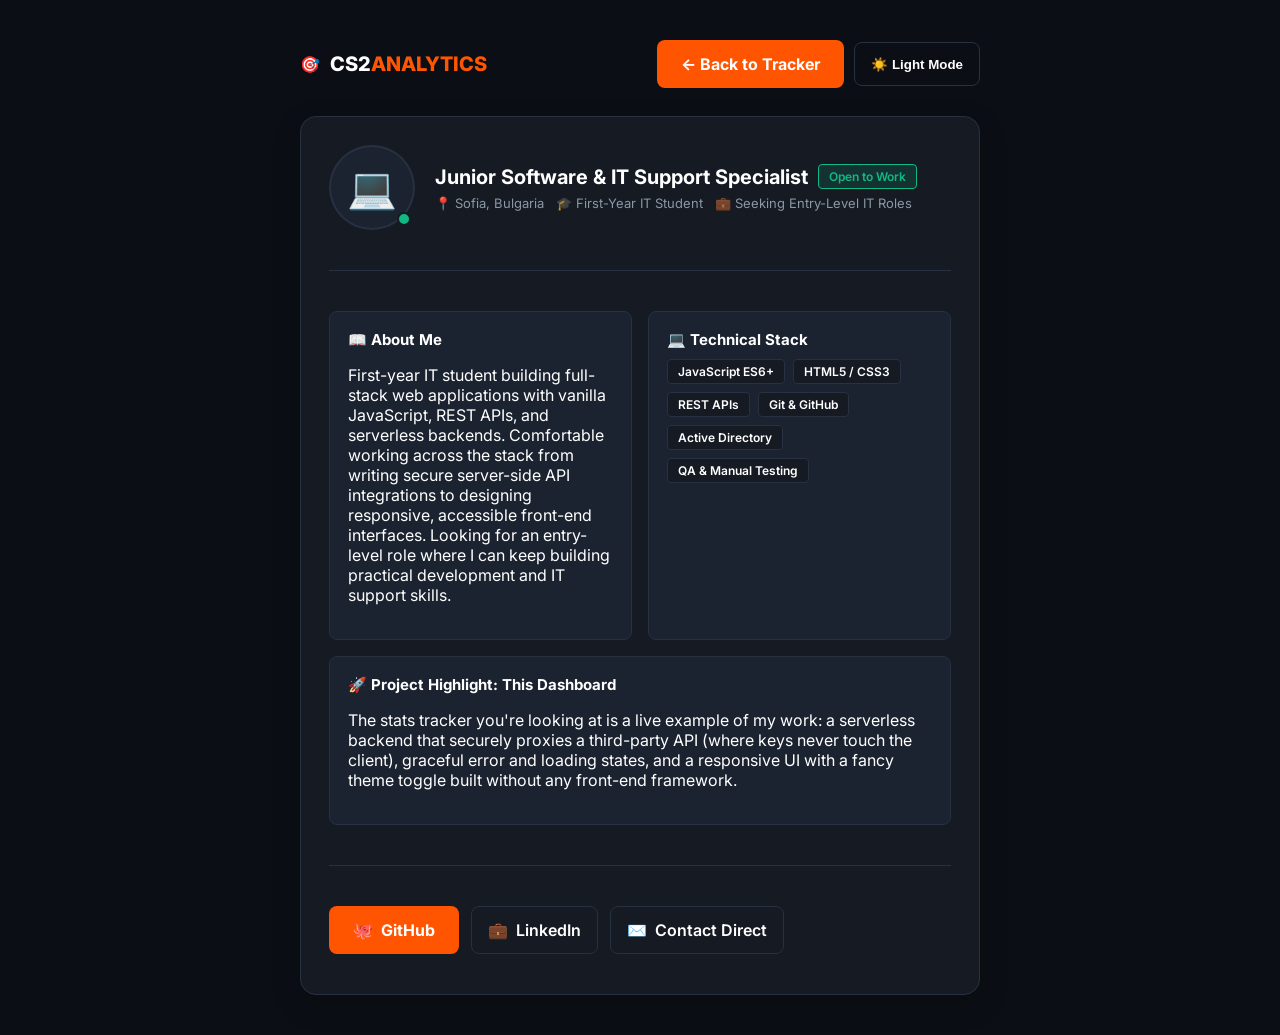
<file: cs2-app-stats/index2.html>
<!DOCTYPE html>
<html lang="en" data-theme="dark">
<head>
  <meta charset="UTF-8">
  <meta name="viewport" content="width=device-width, initial-scale=1.0">
  <title>Developer Portfolio | CS2 Analytics</title>
  <link rel="stylesheet" href="style.css">
  <link href="https://fonts.googleapis.com/css2?family=Inter:wght@400;600;700;800&display=swap" rel="stylesheet">
  <script src="app.js" defer></script>
</head>
<body>

  <div class="app-container">
    
    <!-- Navbar -->
    <header class="navbar">
      <div class="logo">
        <span class="logo-icon">🎯</span>
        <h1>CS2<span>ANALYTICS</span></h1>
      </div>
      <div class="nav-actions">
        <a href="index.html" class="btn-primary nav-link">← Back to Tracker</a>
        <button id="theme-toggle" class="btn-secondary">☀️ Light Mode</button>
      </div>
    </header>

    <!-- Main Profile Card -->
    <main class="card dev-card">
      
      <!-- Hero Banner -->
      <div class="dev-header">
        <div class="dev-avatar-container">
          <div class="dev-avatar">💻</div>
          <span class="status-indicator" title="Available for hire"></span>
        </div>
        <div class="dev-intro">
          <div class="dev-title-row">
            <h2>Junior Software & IT Support Specialist</h2>
            <span class="badge badge-recruiter">Open to Work</span>
          </div>
          <div class="dev-meta">
            <span>📍 Sofia, Bulgaria</span>
            <span>🎓 First-Year IT Student</span>
            <span>💼 Seeking Entry-Level IT Roles</span>
          </div>
        </div>
      </div>

      <hr class="divider">

      <!-- Highlights Grid -->
      <div class="dev-grid">
        
        <!-- About Section -->
        <div class="dev-box">
          <h3>📖 About Me</h3>
          <p class="bio-text">
            First-year IT student building full-stack web applications with vanilla JavaScript, REST APIs, and serverless backends. Comfortable working across the stack from writing secure server-side API integrations to designing responsive, accessible front-end interfaces. Looking for an entry-level role where I can keep building practical development and IT support skills.
          </p>
        </div>

        <!-- Technical Skills -->
        <div class="dev-box">
          <h3>💻 Technical Stack</h3>
          <div class="tech-tags">
            <span class="tech-tag">JavaScript ES6+</span>
            <span class="tech-tag">HTML5 / CSS3</span>
            <span class="tech-tag">REST APIs</span>
            <span class="tech-tag">Git & GitHub</span>
            <span class="tech-tag">Active Directory</span>
            <span class="tech-tag">QA & Manual Testing</span>
          </div>
        </div>

      </div>

      <!-- Project Highlight -->
      <div class="dev-box highlight-box">
        <h3>🚀 Project Highlight: This Dashboard</h3>
        <p class="bio-text">
          The stats tracker you're looking at is a live example of my work: a serverless backend that securely proxies a third-party API (where keys never touch the client), graceful error and loading states, and a responsive UI with a fancy theme toggle built without any front-end framework.
        </p>
      </div>

      <hr class="divider">

      <!-- Recruiter Actions -->
      <div class="action-footer">
        <a href="https://github.com/Xnation19" target="_blank" rel="noopener noreferrer" class="btn-primary link-btn">
          <span>🐙</span> GitHub
        </a>
        
        <a href="https://www.linkedin.com/in/yanis-istaliyanov-aaa4543a5/" target="_blank" rel="noopener noreferrer" class="btn-secondary link-btn">
          <span>💼</span> LinkedIn
        </a>
        <a href="https://mail.google.com/mail/?view=cm&fs=1&to=yanisistaliyanov07@gmail.com" target="_blank" rel="noopener noreferrer" class="btn-secondary link-btn">
  <span>✉️</span> Contact Direct
</a>
      </div>

    </main>

  </div>

</body>
</html>
</file>
<file: cs2-app-stats/style.css>
*, *::before, *::after {
  box-sizing: border-box;
}

html, body {
  max-width: 100%;
  overflow-x: hidden;
}

:root {
  --bg-color: #0b0e14;
  --card-bg: #151a23;
  --box-bg: #1c2330;
  --text-primary: #ffffff;
  --text-secondary: #8b98a5;
  --accent-orange: #ff5500;
  --border-color: #273142;
  --radius-lg: 16px;
  --radius-sm: 8px;
  --transition-speed: 0.35s ease-in-out;
}

[data-theme="light"] {
  --bg-color: #f3f5f8;
  --card-bg: #ffffff;
  --box-bg: #f8fafc;
  --text-primary: #0f172a;
  --text-secondary: #64748b;
  --border-color: #e2e8f0;
}

body, .card, .stat-box, input, .btn-secondary, .badge, .divider {
  transition: background-color var(--transition-speed),
              color var(--transition-speed),
              border-color var(--transition-speed),
              box-shadow var(--transition-speed);
}

body {
  background-color: var(--bg-color);
  color: var(--text-primary);
  font-family: 'Inter', sans-serif;
  margin: 0;
  padding: 40px 20px;
  display: flex;
  justify-content: center;
}

.app-container { width: 100%; max-width: 680px; }
.navbar { display: flex; justify-content: space-between; align-items: center; margin-bottom: 28px; }
.nav-actions { display: flex; align-items: center; gap: 10px; flex-wrap: wrap; }
.logo { display: flex; align-items: center; gap: 10px; }
.logo h1 { font-size: 20px; font-weight: 800; margin: 0; }
.logo h1 span { color: var(--accent-orange); }

.btn-secondary {
  background: transparent;
  border: 1px solid var(--border-color);
  color: var(--text-primary);
  padding: 8px 16px;
  border-radius: var(--radius-sm);
  font-weight: 600;
  cursor: pointer;
}

.nav-link {
  display: inline-flex;
  align-items: center;
  justify-content: center;
  gap: 6px;
  text-align: center;
}

.search-section { margin-bottom: 24px; }
.search-bar { display: flex; gap: 12px; }

input {
  flex: 1;
  min-width: 0;
  padding: 14px 18px;
  border-radius: var(--radius-sm);
  border: 1px solid var(--border-color);
  background: var(--card-bg);
  color: var(--text-primary);
  font-size: 16px;
  outline: none;
}

.btn-primary {
  background-color: var(--accent-orange);
  color: #fff;
  border: none;
  padding: 14px 24px;
  border-radius: var(--radius-sm);
  font-weight: 700;
  cursor: pointer;
  min-height: 44px;
  transition: transform 0.1s ease, background-color 0.2s ease;
}

.btn-secondary, .theme-toggle, #search-btn { min-height: 44px; }

.player-identity h2 {
  max-width: 100%;
  overflow: hidden;
  text-overflow: ellipsis;
  white-space: nowrap;
}

.btn-primary:active { transform: scale(0.97); }

.card {
  background-color: var(--card-bg);
  border: 1px solid var(--border-color);
  border-radius: var(--radius-lg);
  padding: 28px;
  box-shadow: 0 10px 30px rgba(0,0,0,0.15);
}

.hidden { display: none !important; }

.error-banner {
  margin-top: 12px;
  padding: 12px 16px;
  border-radius: var(--radius-sm);
  background: rgba(239, 68, 68, 0.12);
  border: 1px solid #ef4444;
  color: #ef4444;
  font-size: 14px;
  font-weight: 600;
}

.spinner {
  display: inline-block;
  width: 14px;
  height: 14px;
  border: 2px solid rgba(255, 255, 255, 0.4);
  border-top-color: #fff;
  border-radius: 50%;
  animation: spin 0.6s linear infinite;
  margin-right: 8px;
  vertical-align: middle;
}

@keyframes spin { to { transform: rotate(360deg); } }

.btn-primary:disabled { opacity: 0.7; cursor: not-allowed; }

.player-banner { display: flex; align-items: center; gap: 20px; min-width: 0; }
.player-banner #player-avatar { flex-shrink: 0; }
#player-avatar { width: 80px; height: 80px; border-radius: 50%; border: 3px solid var(--accent-orange); object-fit: cover; }
.player-identity { min-width: 0; flex: 1; }
.badges { display: flex; gap: 8px; flex-wrap: wrap; }
.badge { background: var(--box-bg); border: 1px solid var(--border-color); color: var(--text-secondary); padding: 4px 10px; border-radius: 4px; font-size: 12px; font-weight: 600; }
.badge-lvl10 { background: rgba(255, 85, 0, 0.15); color: var(--accent-orange); border-color: var(--accent-orange); }
.divider { border: none; border-top: 1px solid var(--border-color); margin: 24px 0; }
.stats-grid { display: grid; grid-template-columns: repeat(2, 1fr); gap: 16px; }
.stat-box { background: var(--box-bg); padding: 18px; border-radius: var(--radius-sm); border: 1px solid var(--border-color); text-align: center; }
.stat-label { display: block; font-size: 13px; color: var(--text-secondary); font-weight: 600; margin-bottom: 6px; }
.stat-value { font-size: 24px; font-weight: 800; color: var(--text-primary); }
#stat-elo { color: var(--accent-orange); }

a { text-decoration: none; }

.action-footer {
  display: flex;
  gap: 12px;
  flex-wrap: wrap;
  margin-bottom: 12px; /* Adds space at the bottom */
}
.link-btn { display: inline-flex; align-items: center; gap: 8px; }

.dev-card { display: flex; flex-direction: column; gap: 16px; }
.dev-header { display: flex; align-items: center; gap: 20px; }
.dev-intro { min-width: 0; flex: 1; }

.dev-avatar-container {
  position: relative;
  font-size: 40px;
  background: var(--box-bg);
  padding: 16px;
  border-radius: 50%;
  border: 2px solid var(--border-color);
  display: flex;
  align-items: center;
  justify-content: center;
}

.status-indicator {
  position: absolute;
  bottom: 2px;
  right: 2px;
  width: 14px;
  height: 14px;
  background-color: #10b981;
  border: 2px solid var(--card-bg);
  border-radius: 50%;
}

.dev-title-row { display: flex; align-items: center; gap: 10px; flex-wrap: wrap; }
.dev-title-row h2 { margin: 0; font-size: 20px; }
.badge-recruiter { background: rgba(16, 185, 129, 0.15); color: #10b981; border: 1px solid #10b981; }
.dev-meta { display: flex; gap: 12px; font-size: 13px; color: var(--text-secondary); margin-top: 6px; flex-wrap: wrap; }
.dev-grid { display: grid; grid-template-columns: repeat(auto-fit, minmax(260px, 1fr)); gap: 16px; }
.dev-box { background: var(--box-bg); padding: 18px; border-radius: var(--radius-sm); border: 1px solid var(--border-color); }
.dev-box h3 { margin-top: 0; margin-bottom: 10px; font-size: 15px; }
.tech-tags { display: flex; flex-wrap: wrap; gap: 8px; }
.tech-tag { background: var(--card-bg); border: 1px solid var(--border-color); color: var(--text-primary); padding: 4px 10px; border-radius: 4px; font-size: 12px; font-weight: 600; }

@media (max-width: 660px) {
  body { padding: 20px 12px; }
  .navbar { flex-wrap: wrap; gap: 12px; }
  .nav-actions { width: 100%; }
  .nav-actions .nav-link { flex: 1; text-align: center; }
  .search-bar { flex-direction: column; }
  .btn-primary { width: 100%; }
  .card { padding: 20px; }
  .player-banner { gap: 14px; }
  #player-avatar { width: 64px; height: 64px; }
  .player-identity h2 { font-size: 18px; }
  .stats-grid { grid-template-columns: 1fr 1fr; gap: 10px; }
  .stat-box { padding: 12px; }
  .stat-value { font-size: 20px; }
  .dev-header { flex-direction: column; text-align: center; }
  .dev-meta { justify-content: center; }
  .dev-title-row { justify-content: center; }
  .action-footer { flex-direction: column; }
  .action-footer .link-btn { justify-content: center; text-align: center; }
}

@media (max-width: 380px) {
  .logo h1 { font-size: 16px; }
  .stats-grid { grid-template-columns: 1fr; }
  .badges { flex-wrap: wrap; }
}
</file>
